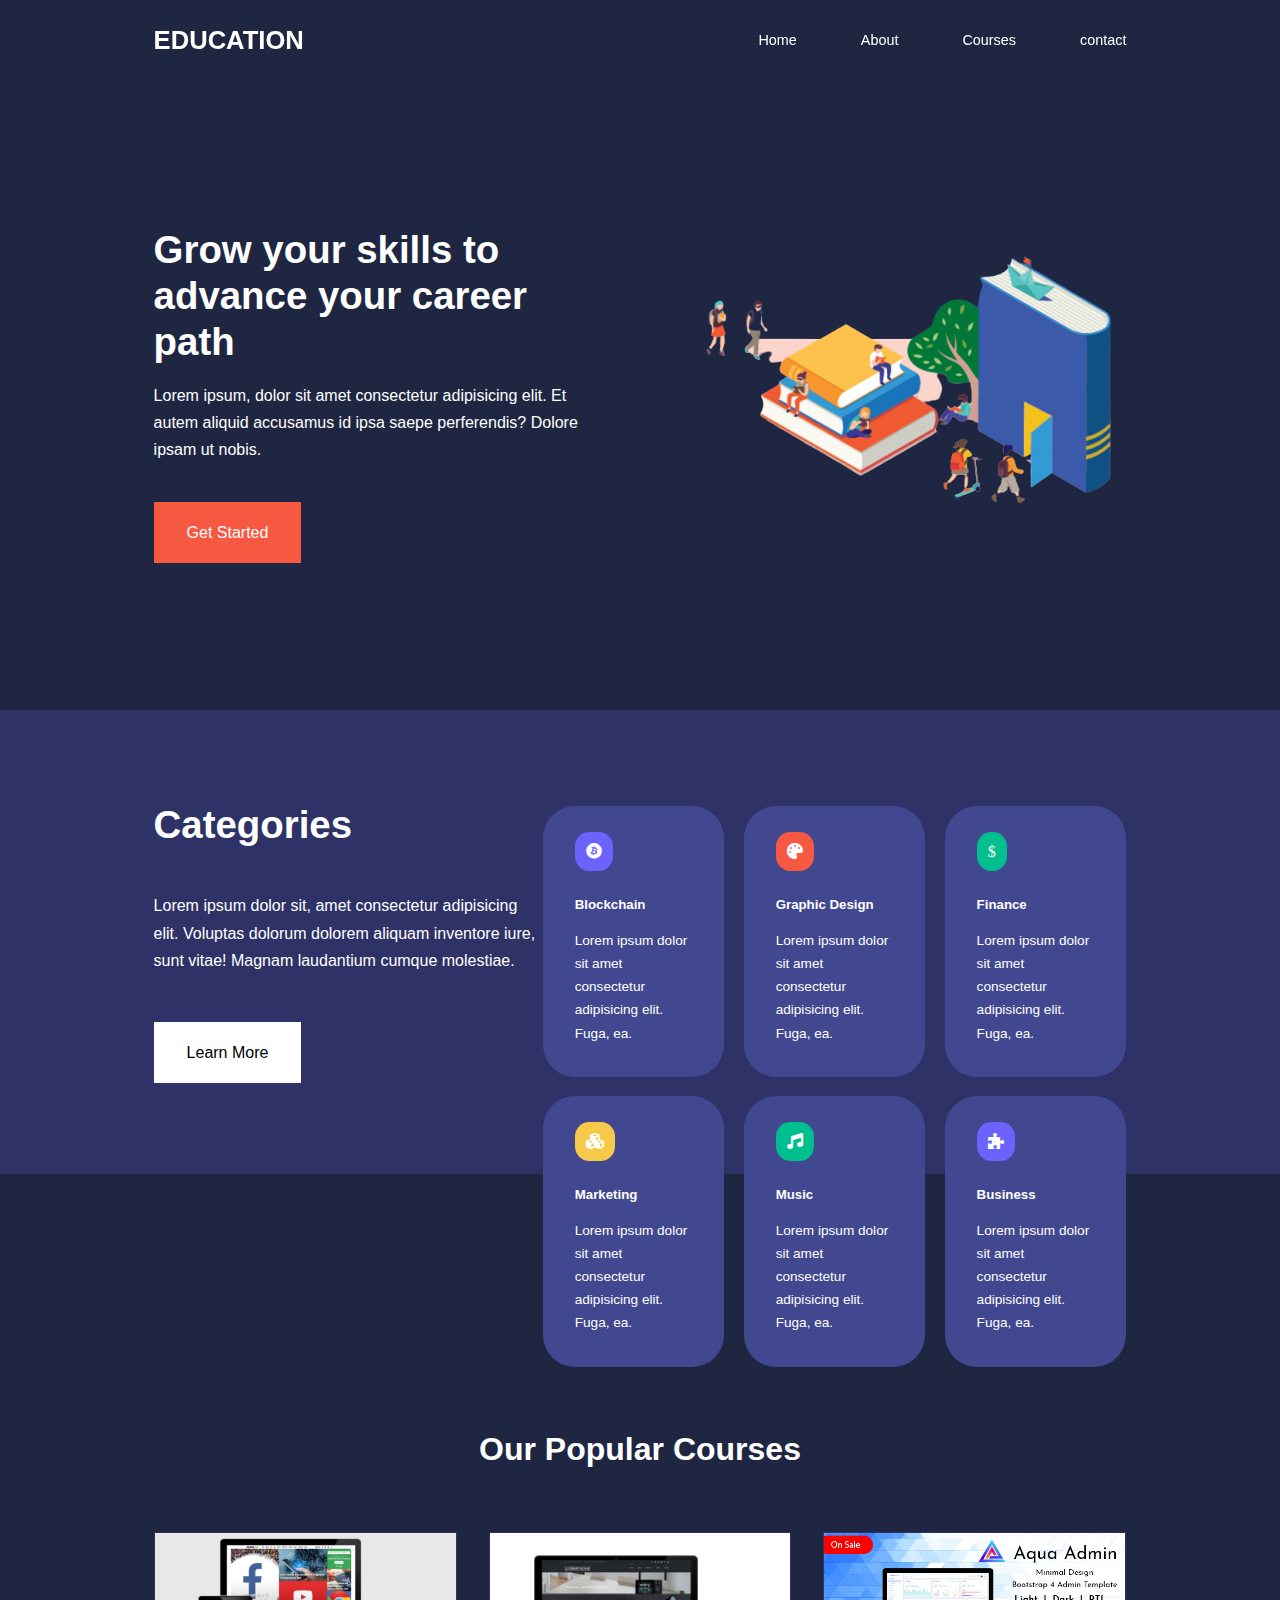
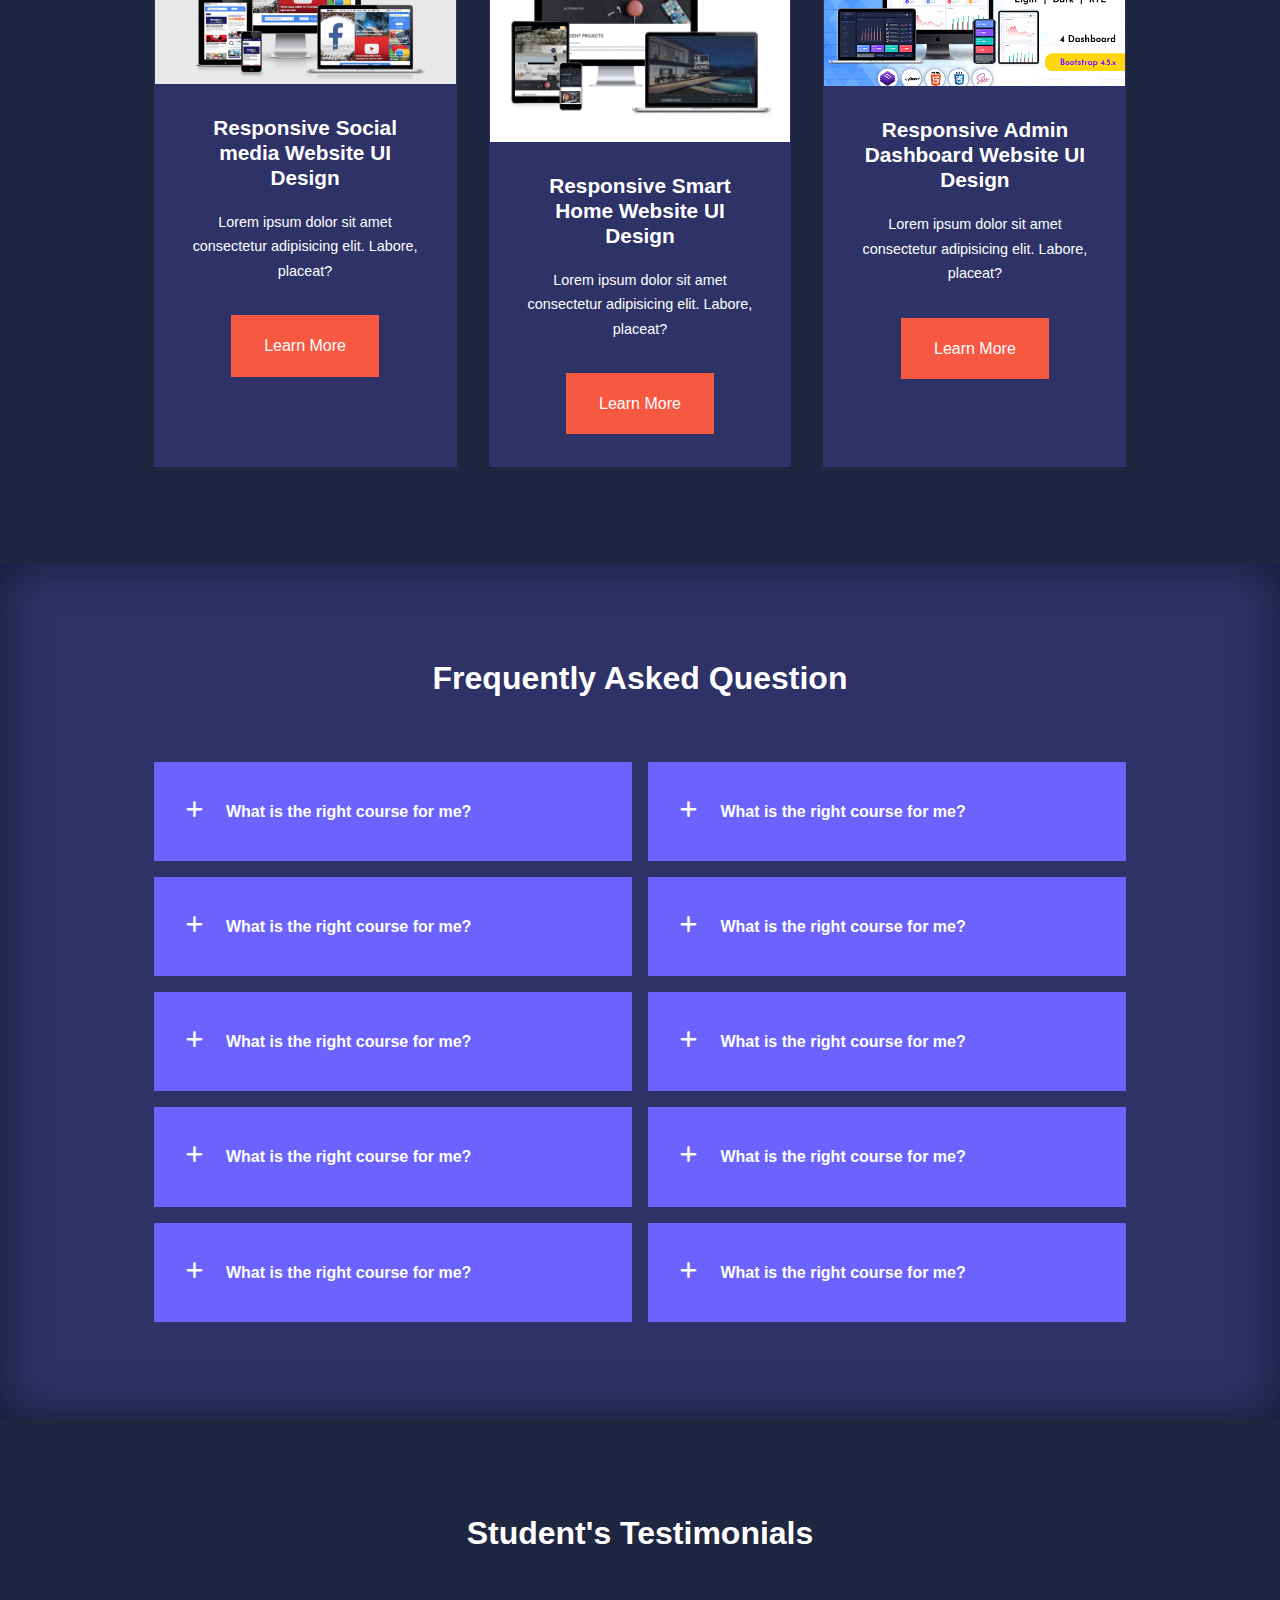
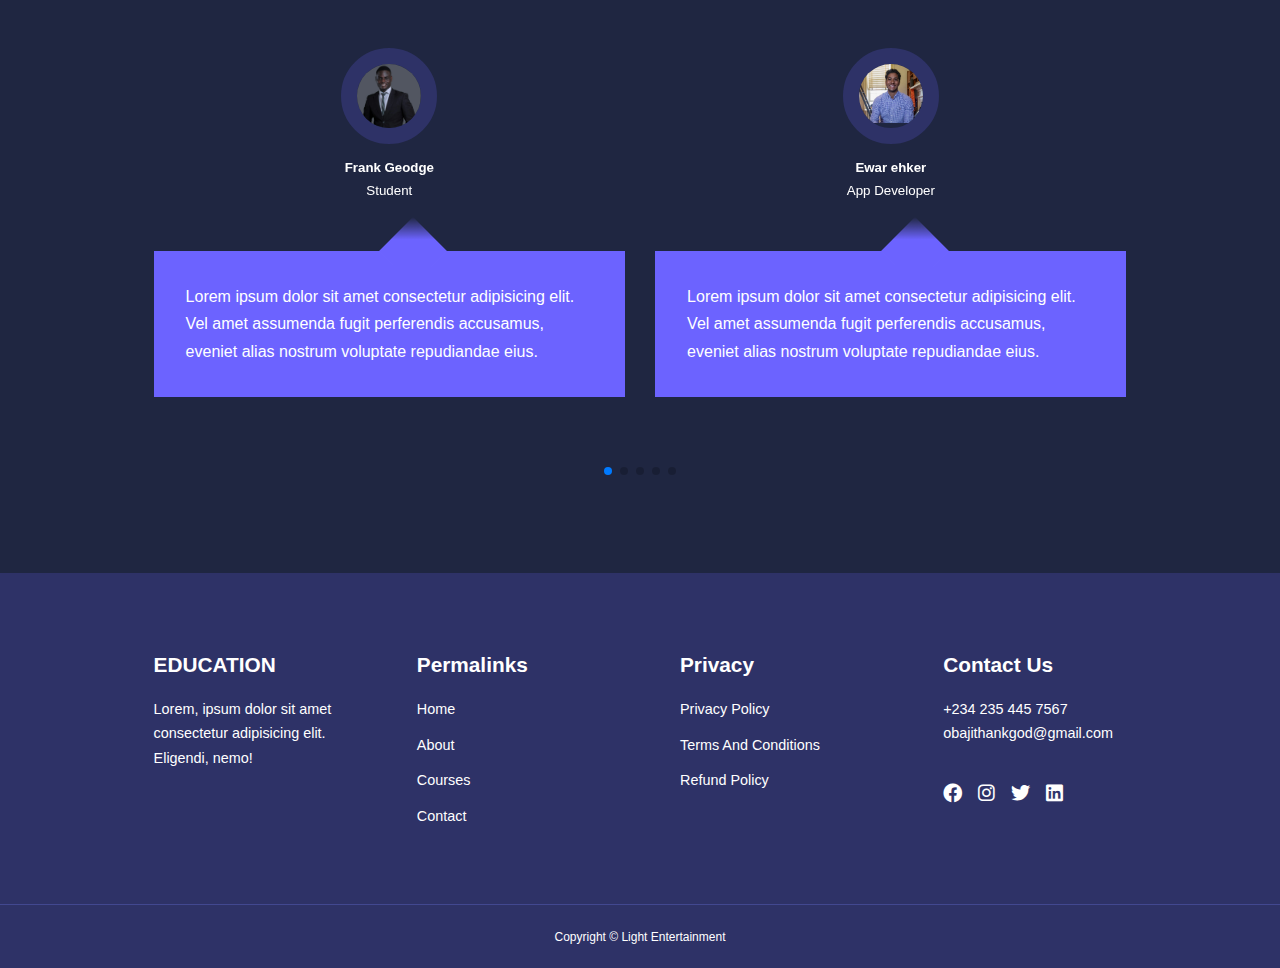
<file: index.html>
<!DOCTYPE html>
<html lang="en">
<head>
    <meta charset="UTF-8">
    <meta http-equiv="X-UA-Compatible" content="IE=edge">
    <meta name="viewport" content="width=device-width, initial-scale=1.0">
    <title> Education </title>


<!-- ----------- Webfonts ----------- -->
    <link rel="stylesheet" href="./css/all.css">

    <!-- =======  Swiper js  ======= -->
    <link rel="stylesheet"href="https://unpkg.com/swiper@8/swiper-bundle.min.css"/>


<!-- --------- google font montserrat----------- -->
    <link rel="stylesheet" href="./css/style.css">

</head>
<body>
    <nav>
        <div class="container nav__container">
            <a href="#"><h3>EDUCATION</h3></a>
            <ul class="nav__menu">
                <li><a href="index.html">Home</a></li>
                <li><a href="about.html">About</a></li>
                <li><a href="courses.html">Courses</a></li>
                <li><a href="contact.html">contact</a></li>

            </ul>
            <button id="open-menu-btn"><i class="fa-solid fa-bars"></i></button>
            <button id="close-menu-btn"><i class="fa-solid fa-xmark"></i></button>
        </div>
    </nav>

<!--x ================ navBar =============== x-->





<!-- ================= Header ===================== -->



<header>
    <div class="container header__container">
        <div class="header__left">
            <h1>Grow your skills to advance your career path</h1>
            <p>Lorem ipsum, dolor sit amet consectetur adipisicing elit. Et autem aliquid accusamus id ipsa saepe perferendis? Dolore ipsam ut nobis.</p>
            <a href="courses.html" class="btn btn-primary">Get Started</a>
        </div>
        <div class="header__right">
            <div class="header__right-image">
                <img src="./assets/bg-image.png" alt="">
            </div>
        </div>
    </div>
</header>
<!--x ================= Header ===================== x-->





<section class="categories">
    <div class="container categories__container">
        <div class="categories__left">
            <h1>Categories</h1>
            <p>Lorem ipsum dolor sit, amet consectetur adipisicing elit. Voluptas dolorum dolorem aliquam inventore iure, sunt vitae! Magnam laudantium cumque molestiae.</p>
            <a href="#" class="btn">Learn More</a>
        </div>
        <div class="categories__right">
            <article class="category">
                <span class="category__icon"><i class="fa-brands fa-bitcoin"></i></span>
                <h5>Blockchain</h5>
                <p>Lorem ipsum dolor sit amet consectetur adipisicing elit. Fuga, ea.</p>
            </article>
    
            <article class="category">
                <span class="category__icon"><i class="fa-solid fa-palette"></i></span>
                <h5>Graphic Design</h5>
                <p>Lorem ipsum dolor sit amet consectetur adipisicing elit. Fuga, ea.</p>
            </article>
    
            <article class="category">
                <span class="category__icon"><i class="fa-regular fa-dollar-sign"></i></span>
                <h5>Finance</h5>
                <p>Lorem ipsum dolor sit amet consectetur adipisicing elit. Fuga, ea.</p>
            </article>
    
            <article class="category">
                <span class="category__icon"><i class="fa-solid fa-cubes"></i></span>
                <h5>Marketing</h5>
                <p>Lorem ipsum dolor sit amet consectetur adipisicing elit. Fuga, ea.</p>
            </article>
    
            <article class="category">
                <span class="category__icon"><i class="fa-solid fa-music"></i></span>
                <h5>Music</h5>
                <p>Lorem ipsum dolor sit amet consectetur adipisicing elit. Fuga, ea.</p>
            </article>
    
            <article class="category">
                <span class="category__icon"><i class="fa-solid fa-puzzle-piece"></i></span>
                <h5>Business</h5>
                <p>Lorem ipsum dolor sit amet consectetur adipisicing elit. Fuga, ea.</p>
            </article>
        </div>
    </div>
</section>
<!--x ================  Category  ================ x-->




<section class="courses">
    <h2> Our Popular Courses</h2>
    <div class="container courses__container">
        <article class="course">
            <div class="course__image">
                <img src="./assets/social-media.png" alt="">
            </div>
           <div class="course__info">
            <h4>Responsive Social media Website UI Design</h4>
            <p>Lorem ipsum dolor sit amet consectetur adipisicing elit. Labore, placeat?</p>
            <a href="#" class="btn btn-primary">Learn More</a>
           </div>
        </article>

        <article class="course">
            <div class="course__image">
                <img src="./assets/smartHome.jpg" alt="">
            </div>
           <div class="course__info">
            <h4>Responsive Smart Home Website UI Design</h4>
            <p>Lorem ipsum dolor sit amet consectetur adipisicing elit. Labore, placeat?</p>
            <a href="#" class="btn btn-primary">Learn More</a>
           </div>
        </article>

        <article class="course">
            <div class="course__image">
                <img src="./assets/admin.png" alt="">
            </div>
           <div class="course__info">
            <h4>Responsive Admin Dashboard Website UI Design</h4>
            <p>Lorem ipsum dolor sit amet consectetur adipisicing elit. Labore, placeat?</p>
            <a href="#" class="btn btn-primary">Learn More</a>
           </div>
        </article>
    </div>
</section>
<!--x =================  Our Courses  ====================== x-->






<section class="faqs">
    <h2>Frequently Asked Question</h2>
    <div class="container faqs__container">
        <article class="faq">
            <div class="faq__icon"><i class="fa-solid fa-plus"></i></div>
            <div class="question__answer">
                <h4>What is the right course for me?</h4>
                <p>Lorem ipsum dolor sit amet consectetur adipisicing elit. Laudantium voluptatibus debitis, necessitatibus ipsa excepturi amet aut veniam deleniti nemo quidem illo dolor velit illum beatae nihil deserunt ratione vitae sed.</p>
            </div>
        </article>

        <article class="faq">
            <div class="faq__icon"><i class="fa-solid fa-plus"></i></div>
            <div class="question__answer">
                <h4>What is the right course for me?</h4>
                <p>Lorem ipsum dolor sit amet consectetur adipisicing elit. Laudantium voluptatibus debitis, necessitatibus ipsa excepturi amet aut veniam deleniti nemo quidem illo dolor velit illum beatae nihil deserunt ratione vitae sed.</p>
            </div>
        </article>

        <article class="faq">
            <div class="faq__icon"><i class="fa-solid fa-plus"></i></div>
            <div class="question__answer">
                <h4>What is the right course for me?</h4>
                <p>Lorem ipsum dolor sit amet consectetur adipisicing elit. Laudantium voluptatibus debitis, necessitatibus ipsa excepturi amet aut veniam deleniti nemo quidem illo dolor velit illum beatae nihil deserunt ratione vitae sed.</p>
            </div>
        </article>

        <article class="faq">
            <div class="faq__icon"><i class="fa-solid fa-plus"></i></div>
            <div class="question__answer">
                <h4>What is the right course for me?</h4>
                <p>Lorem ipsum dolor sit amet consectetur adipisicing elit. Laudantium voluptatibus debitis, necessitatibus ipsa excepturi amet aut veniam deleniti nemo quidem illo dolor velit illum beatae nihil deserunt ratione vitae sed.</p>
            </div>
        </article>

        <article class="faq">
            <div class="faq__icon"><i class="fa-solid fa-plus"></i></div>
            <div class="question__answer">
                <h4>What is the right course for me?</h4>
                <p>Lorem ipsum dolor sit amet consectetur adipisicing elit. Laudantium voluptatibus debitis, necessitatibus ipsa excepturi amet aut veniam deleniti nemo quidem illo dolor velit illum beatae nihil deserunt ratione vitae sed.</p>
            </div>
        </article>

        <article class="faq">
            <div class="faq__icon"><i class="fa-solid fa-plus"></i></div>
            <div class="question__answer">
                <h4>What is the right course for me?</h4>
                <p>Lorem ipsum dolor sit amet consectetur adipisicing elit. Laudantium voluptatibus debitis, necessitatibus ipsa excepturi amet aut veniam deleniti nemo quidem illo dolor velit illum beatae nihil deserunt ratione vitae sed.</p>
            </div>
        </article>

        <article class="faq">
            <div class="faq__icon"><i class="fa-solid fa-plus"></i></div>
            <div class="question__answer">
                <h4>What is the right course for me?</h4>
                <p>Lorem ipsum dolor sit amet consectetur adipisicing elit. Laudantium voluptatibus debitis, necessitatibus ipsa excepturi amet aut veniam deleniti nemo quidem illo dolor velit illum beatae nihil deserunt ratione vitae sed.</p>
            </div>
        </article>

        <article class="faq">
            <div class="faq__icon"><i class="fa-solid fa-plus"></i></div>
            <div class="question__answer">
                <h4>What is the right course for me?</h4>
                <p>Lorem ipsum dolor sit amet consectetur adipisicing elit. Laudantium voluptatibus debitis, necessitatibus ipsa excepturi amet aut veniam deleniti nemo quidem illo dolor velit illum beatae nihil deserunt ratione vitae sed.</p>
            </div>
        </article>

        <article class="faq">
            <div class="faq__icon"><i class="fa-solid fa-plus"></i></div>
            <div class="question__answer">
                <h4>What is the right course for me?</h4>
                <p>Lorem ipsum dolor sit amet consectetur adipisicing elit. Laudantium voluptatibus debitis, necessitatibus ipsa excepturi amet aut veniam deleniti nemo quidem illo dolor velit illum beatae nihil deserunt ratione vitae sed.</p>
            </div>
        </article>

        <article class="faq">
            <div class="faq__icon"><i class="fa-solid fa-plus"></i></div>
            <div class="question__answer">
                <h4>What is the right course for me?</h4>
                <p>Lorem ipsum dolor sit amet consectetur adipisicing elit. Laudantium voluptatibus debitis, necessitatibus ipsa excepturi amet aut veniam deleniti nemo quidem illo dolor velit illum beatae nihil deserunt ratione vitae sed.</p>
            </div>
        </article>
    </div>
</section>
<!--xx ================== Faqs =================== xx-->




<!-- ================== Testimonial ================== -->



<section class="container testimonials__container mySwiper">
    <h2>Student's Testimonials</h2>
    <div class="swiper-wrapper">
        <article class="testimonial swiper-slide">
            <div class="avatar">
                <img src="./assets/testimonial/avatar0001.jpg" alt="">
            </div>
            <div class="testimonial__info">
                <h5>Frank Geodge </h5>
                <small>Student</small>
            </div>
            <div class="testimonial__body">
                <p>
                    Lorem ipsum dolor sit amet consectetur adipisicing elit. Vel amet assumenda fugit perferendis accusamus, eveniet alias nostrum voluptate repudiandae eius.
                </p>
            </div>
        </article>

        <article class="testimonial swiper-slide">
            <div class="avatar">
                <img src="./assets/testimonial/avatar0003.jpg" alt="">
            </div>
            <div class="testimonial__info">
                <h5>Ewar ehker</h5>
                <small>App Developer</small>
            </div>
            <div class="testimonial__body">
                <p>
                    Lorem ipsum dolor sit amet consectetur adipisicing elit. Vel amet assumenda fugit perferendis accusamus, eveniet alias nostrum voluptate repudiandae eius.
                </p>
            </div>
        </article>

        <article class="testimonial swiper-slide">
            <div class="avatar">
                <img src="./assets/testimonial/avatar0005.jpg" alt="">
            </div>
            <div class="testimonial__info">
                <h5>sarah John</h5>
                <small>Graphics Designer</small>
            </div>
            <div class="testimonial__body">
                <p>
                    Lorem ipsum dolor sit amet consectetur adipisicing elit. Vel amet assumenda fugit perferendis accusamus, eveniet alias nostrum voluptate repudiandae eius.
                </p>
            </div>
        </article>

        <article class="testimonial swiper-slide">
            <div class="avatar">
                <img src="./assets/testimonial/avatar001.jpg" alt="">
            </div>
            <div class="testimonial__info">
                <h5>Fox Duke</h5>
                <small>App Developer</small>
            </div>
            <div class="testimonial__body">
                <p>
                    Lorem ipsum dolor sit amet consectetur adipisicing elit. Vel amet assumenda fugit perferendis accusamus, eveniet alias nostrum voluptate repudiandae eius.
                </p>
            </div>
        </article>

        <article class="testimonial swiper-slide">
            <div class="avatar">
                <img src="./assets/testimonial/avatar002.jpeg" alt="">
            </div>
            <div class="testimonial__info">
                <h5>Erick smith</h5>
                <small>Web Developer</small>
            </div>
            <div class="testimonial__body">
                <p>
                    Lorem ipsum dolor sit amet consectetur adipisicing elit. Vel amet assumenda fugit perferendis accusamus, eveniet alias nostrum voluptate repudiandae eius.
                </p>
            </div>
        </article>

        <article class="testimonial swiper-slide">
            <div class="avatar">
                <img src="./assets/testimonial/avatar0006.jpg" alt="">
            </div>
            <div class="testimonial__info">
                <h5>Dan Lia</h5>
                <small>Student</small>
            </div>
            <div class="testimonial__body">
                <p>
                    Lorem ipsum dolor sit amet consectetur adipisicing elit. Vel amet assumenda fugit perferendis accusamus, eveniet alias nostrum voluptate repudiandae eius.
                </p>
            </div>
        </article>
    </div>
    <div class="swiper-pagination"></div>
</section>
<!-- xx=============== Testimonia ================= xx-->




<!-- ================ Footer   ================== -->

<footer>
    <div class="container footer__container">
        <div class="footer__1">
            <a href="#" class="footer__logo"><h4>EDUCATION</h4></a>
            Lorem, ipsum dolor sit amet consectetur adipisicing elit. Eligendi, nemo!
        </div>
        <div class="footer__2">
            <h4>Permalinks</h4>
            <ul class="permalinks">
                <li><a href="index.html">Home</a></li>
                <li><a href="about.html">About</a></li>
                <li><a href="courses.html">Courses</a></li>
                <li><a href="contact.html"> Contact</a></li>
            </ul>
        </div>
        <div class="footer__3">
            <h4>Privacy</h4>
            <ul class="privacy">
                <li><a href="#">Privacy Policy</a></li>
                <li><a href="#">Terms And Conditions</a></li>
                <li><a href="#">Refund Policy</a></li>
            </ul>
        </div>
        <div class="footer__4">
            <h4>Contact Us</h4>
            <div>
                <p>+234 235 445 7567</p>
                <p>obajithankgod@gmail.com</p>
            </div>
            <ul class="footer__socials">
                <li>
                    <a href="#"><i class="fa-brands fa-facebook"></i></a>
                </li>
                <li>
                    <a href="#"><i class="fa-brands fa-instagram"></i></a>
                </li>
                <li>
                    <a href="#"><i class="fa-brands fa-twitter"></i></a>
                </li>
                <li>
                    <a href="#"><i class="fa-brands fa-linkedin"></i></a>
                </li>
            </ul>
        </div>
       
    </div>
     <div class="footer__copyright">
            <small>Copyright &copy; Light Entertainment </small>
        </div>
</footer>
<!-- == xx ============== Footer   ================ xx == -->






<script src="https://unpkg.com/swiper@8/swiper-bundle.min.js"></script>
<script src="./js/index.js"></script>

<!-- ======= swiper js code ======== -->
<script>
     var swiper = new Swiper(".mySwiper", {
        slidesPerView: 1,
        spaceBetween: 30,
        pagination: {
          el: ".swiper-pagination",
          clickable: true,
        },

        // When window width is >= 600px

        breakpoints: {
            600: {
                slidesPerView: 2,
            }
        }
      });
</script>
</body>
</html>
</file>
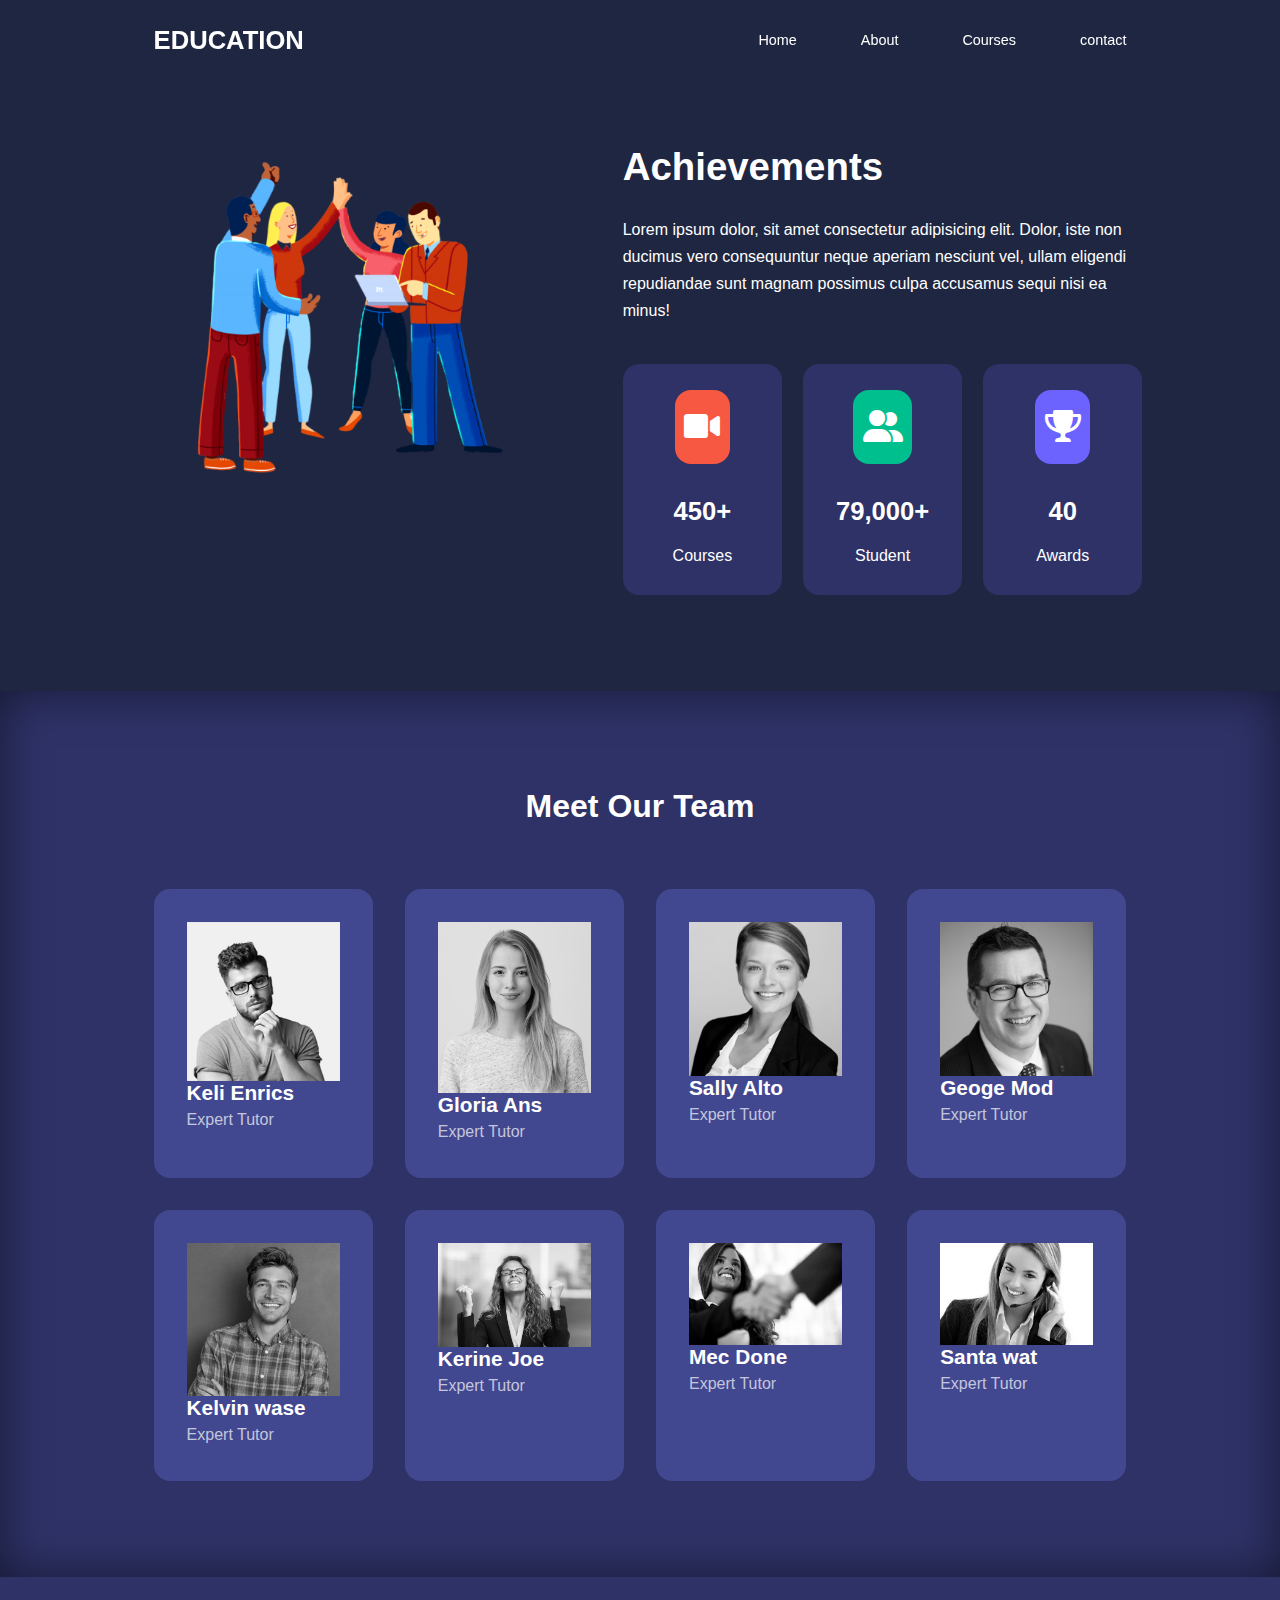
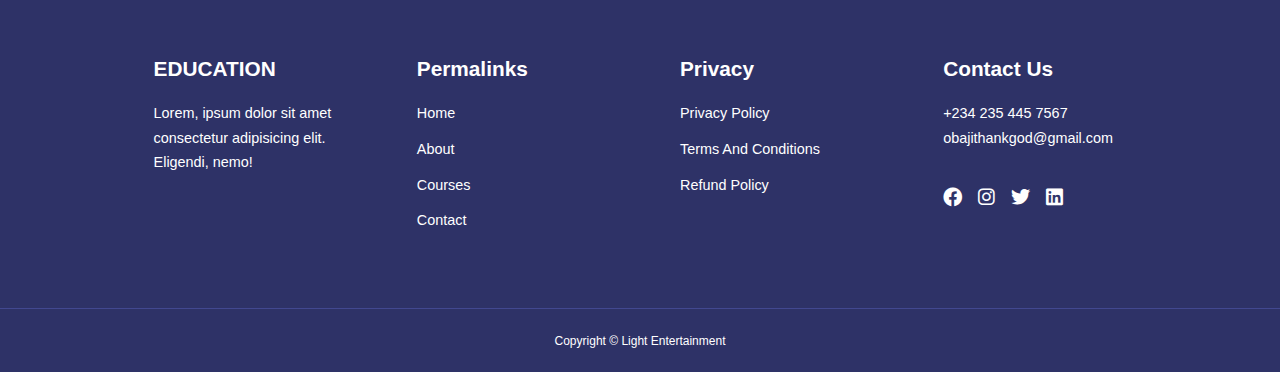
<file: about.html>
<!DOCTYPE html>
<html lang="en">
<head>
    <meta charset="UTF-8">
    <meta http-equiv="X-UA-Compatible" content="IE=edge">
    <meta name="viewport" content="width=device-width, initial-scale=1.0">
    <title>Document</title>
</head>
<link rel="stylesheet" href="./css/style.css">
<link rel="stylesheet" href="./css/about.css">


<!-- --------- google font montserrat----------- -->

<link rel="stylesheet" href="./css/all.css">
<body>
    <nav>
        <div class="container nav__container">
            <a href="#"><h3>EDUCATION</h3></a>
            <ul class="nav__menu">
                <li><a href="index.html">Home</a></li>
                <li><a href="about.html">About</a></li>
                <li><a href="courses.html">Courses</a></li>
                <li><a href="contact.html">contact</a></li>

            </ul>
            <button id="open-menu-btn"><i class="fa-solid fa-bars"></i></button>
            <button id="close-menu-btn"><i class="fa-solid fa-xmark"></i></button>
        </div>
    </nav>

<!--x ================ navBar =============== x-->



<section class="about__achievement">
    <div class="container about__achievement__container">
        <div class="about__achievement__left">
            <img src="./assets/achievement/achievement.png" alt="">
        </div>
        <div class="about__achievement__right">
            <h1>Achievements</h1>
            <p>
                Lorem ipsum dolor, sit amet consectetur adipisicing elit. Dolor, iste non ducimus vero consequuntur neque aperiam nesciunt vel, ullam eligendi repudiandae sunt magnam possimus culpa accusamus sequi nisi ea minus!
            </p>
            <div class="achievements__cards">
                <article class="achievement__card">
                    <span class="achievement__icon">
                        <i class="fa-solid fa-video"></i>
                    </span>
                    <h3>450+</h3>
                    <p>Courses</p>
                </article>
                <article class="achievement__card">
                    <span class="achievement__icon">
                        <i class="fa-solid fa-user-group"></i>
                    </span>
                    <h3>79,000+</h3>
                    <p>Student</p>
                </article>
                <article class="achievement__card">
                    <span class="achievement__icon">
                        <i class="fa-solid fa-trophy"></i>
                    </span>
                    <h3>40</h3>
                    <p>Awards</p>
                </article>
            </div>
        </div>
    </div>
</section>
<!-- = xx ========  Achievement  =========== xx = -->






<section class="team">
    <h2>Meet Our Team</h2>
    <div class="container team__container">
        <article class="team__member">
            <div class="team__member__image">
                <img src="./assets/team-members/Team-memeber1.png" alt="">
            </div>
            <div class="team__member__info">
                <h4>Keli Enrics</h4>
                <p>Expert Tutor</p>
            </div>
            <div class="team__member__socials">
                <a href="https://instagram.com" target="_blank"><i class="fa-brands fa-instagram"></i></a>
                <a href="https://twitter.com" target="_blank"><i class="fa-brands fa-twitter"></i></a>
                <a href="https://linkedin.com" target="_blank"><i class="fa-brands fa-linkedin"></i></a>
            </div>
        </article>

        <article class="team__member">
            <div class="team__member__image">
                <img src="./assets/team-members/team-member-2.jpg" alt="">
            </div>
            <div class="team__member__info">
                <h4>Gloria Ans</h4>
                <p>Expert Tutor</p>
            </div>
            <div class="team__member__socials">
                <a href="https://instagram.com" target="_blank"><i class="fa-brands fa-instagram"></i></a>
                <a href="https://twitter.com" target="_blank"><i class="fa-brands fa-twitter"></i></a>
                <a href="https://linkedin.com" target="_blank"><i class="fa-brands fa-linkedin"></i></a>
            </div>
        </article>

        <article class="team__member">
            <div class="team__member__image">
                <img src="./assets/team-members/team-member-3.jpg" alt="">
            </div>
            <div class="team__member__info">
                <h4>Sally Alto</h4>
                <p>Expert Tutor</p>
            </div>
            <div class="team__member__socials">
                <a href="https://instagram.com" target="_blank"><i class="fa-brands fa-instagram"></i></a>
                <a href="https://twitter.com" target="_blank"><i class="fa-brands fa-twitter"></i></a>
                <a href="https://linkedin.com" target="_blank"><i class="fa-brands fa-linkedin"></i></a>
            </div>
        </article>

        <article class="team__member">
            <div class="team__member__image">
                <img src="./assets/team-members/team-member-4.jpg" alt="">
            </div>
            <div class="team__member__info">
                <h4>Geoge Mod</h4>
                <p>Expert Tutor</p>
            </div>
            <div class="team__member__socials">
                <a href="https://instagram.com" target="_blank"><i class="fa-brands fa-instagram"></i></a>
                <a href="https://twitter.com" target="_blank"><i class="fa-brands fa-twitter"></i></a>
                <a href="https://linkedin.com" target="_blank"><i class="fa-brands fa-linkedin"></i></a>
            </div>
        </article>

        <article class="team__member">
            <div class="team__member__image">
                <img src="./assets/team-members/team-member-5.jpg" alt="">
            </div>
            <div class="team__member__info">
                <h4>Kelvin wase</h4>
                <p>Expert Tutor</p>
            </div>
            <div class="team__member__socials">
                <a href="https://instagram.com" target="_blank"><i class="fa-brands fa-instagram"></i></a>
                <a href="https://twitter.com" target="_blank"><i class="fa-brands fa-twitter"></i></a>
                <a href="https://linkedin.com" target="_blank"><i class="fa-brands fa-linkedin"></i></a>
            </div>
        </article>

        <article class="team__member">
            <div class="team__member__image">
                <img src="./assets/team-members/team-member-6.jpg" alt="">
            </div>
            <div class="team__member__info">
                <h4>Kerine Joe</h4>
                <p>Expert Tutor</p>
            </div>
            <div class="team__member__socials">
                <a href="https://instagram.com" target="_blank"><i class="fa-brands fa-instagram"></i></a>
                <a href="https://twitter.com" target="_blank"><i class="fa-brands fa-twitter"></i></a>
                <a href="https://linkedin.com" target="_blank"><i class="fa-brands fa-linkedin"></i></a>
            </div>
        </article>

        <article class="team__member">
            <div class="team__member__image">
                <img src="./assets/team-members/team-member-7.jpg" alt="">
            </div>
            <div class="team__member__info">
                <h4>Mec Done</h4>
                <p>Expert Tutor</p>
            </div>
            <div class="team__member__socials">
                <a href="https://instagram.com" target="_blank"><i class="fa-brands fa-instagram"></i></a>
                <a href="https://twitter.com" target="_blank"><i class="fa-brands fa-twitter"></i></a>
                <a href="https://linkedin.com" target="_blank"><i class="fa-brands fa-linkedin"></i></a>
            </div>
        </article>

        <article class="team__member">
            <div class="team__member__image">
                <img src="./assets/team-members/team-member-8.jpg" alt="">
            </div>
            <div class="team__member__info">
                <h4>Santa  wat</h4>
                <p>Expert Tutor</p>
            </div>
            <div class="team__member__socials">
                <a href="https://instagram.com" target="_blank"><i class="fa-brands fa-instagram"></i></a>
                <a href="https://twitter.com" target="_blank"><i class="fa-brands fa-twitter"></i></a>
                <a href="https://linkedin.com" target="_blank"><i class="fa-brands fa-linkedin"></i></a>
            </div>
        </article>
    </div>
</section>








<!-- ================ Footer   ================== -->

<footer>
    <div class="container footer__container">
        <div class="footer__1">
            <a href="#" class="footer__logo"><h4>EDUCATION</h4></a>
            Lorem, ipsum dolor sit amet consectetur adipisicing elit. Eligendi, nemo!
        </div>
        <div class="footer__2">
            <h4>Permalinks</h4>
            <ul class="permalinks">
                <li><a href="index.html">Home</a></li>
                <li><a href="about.html">About</a></li>
                <li><a href="courses.html">Courses</a></li>
                <li><a href="contact.html"> Contact</a></li>
            </ul>
        </div>
        <div class="footer__3">
            <h4>Privacy</h4>
            <ul class="privacy">
                <li><a href="#">Privacy Policy</a></li>
                <li><a href="#">Terms And Conditions</a></li>
                <li><a href="#">Refund Policy</a></li>
            </ul>
        </div>
        <div class="footer__4">
            <h4>Contact Us</h4>
            <div>
                <p>+234 235 445 7567</p>
                <p>obajithankgod@gmail.com</p>
            </div>
            <ul class="footer__socials">
                <li>
                    <a href="#"><i class="fa-brands fa-facebook"></i></a>
                </li>
                <li>
                    <a href="#"><i class="fa-brands fa-instagram"></i></a>
                </li>
                <li>
                    <a href="#"><i class="fa-brands fa-twitter"></i></a>
                </li>
                <li>
                    <a href="#"><i class="fa-brands fa-linkedin"></i></a>
                </li>
            </ul>
        </div>
       
    </div>
     <div class="footer__copyright">
            <small>Copyright &copy; Light Entertainment </small>
        </div>
</footer>
<!-- == xx ============== Footer   ================ xx == -->






    <script src="./js/index.js"></script>
</body>
</html>
</file>
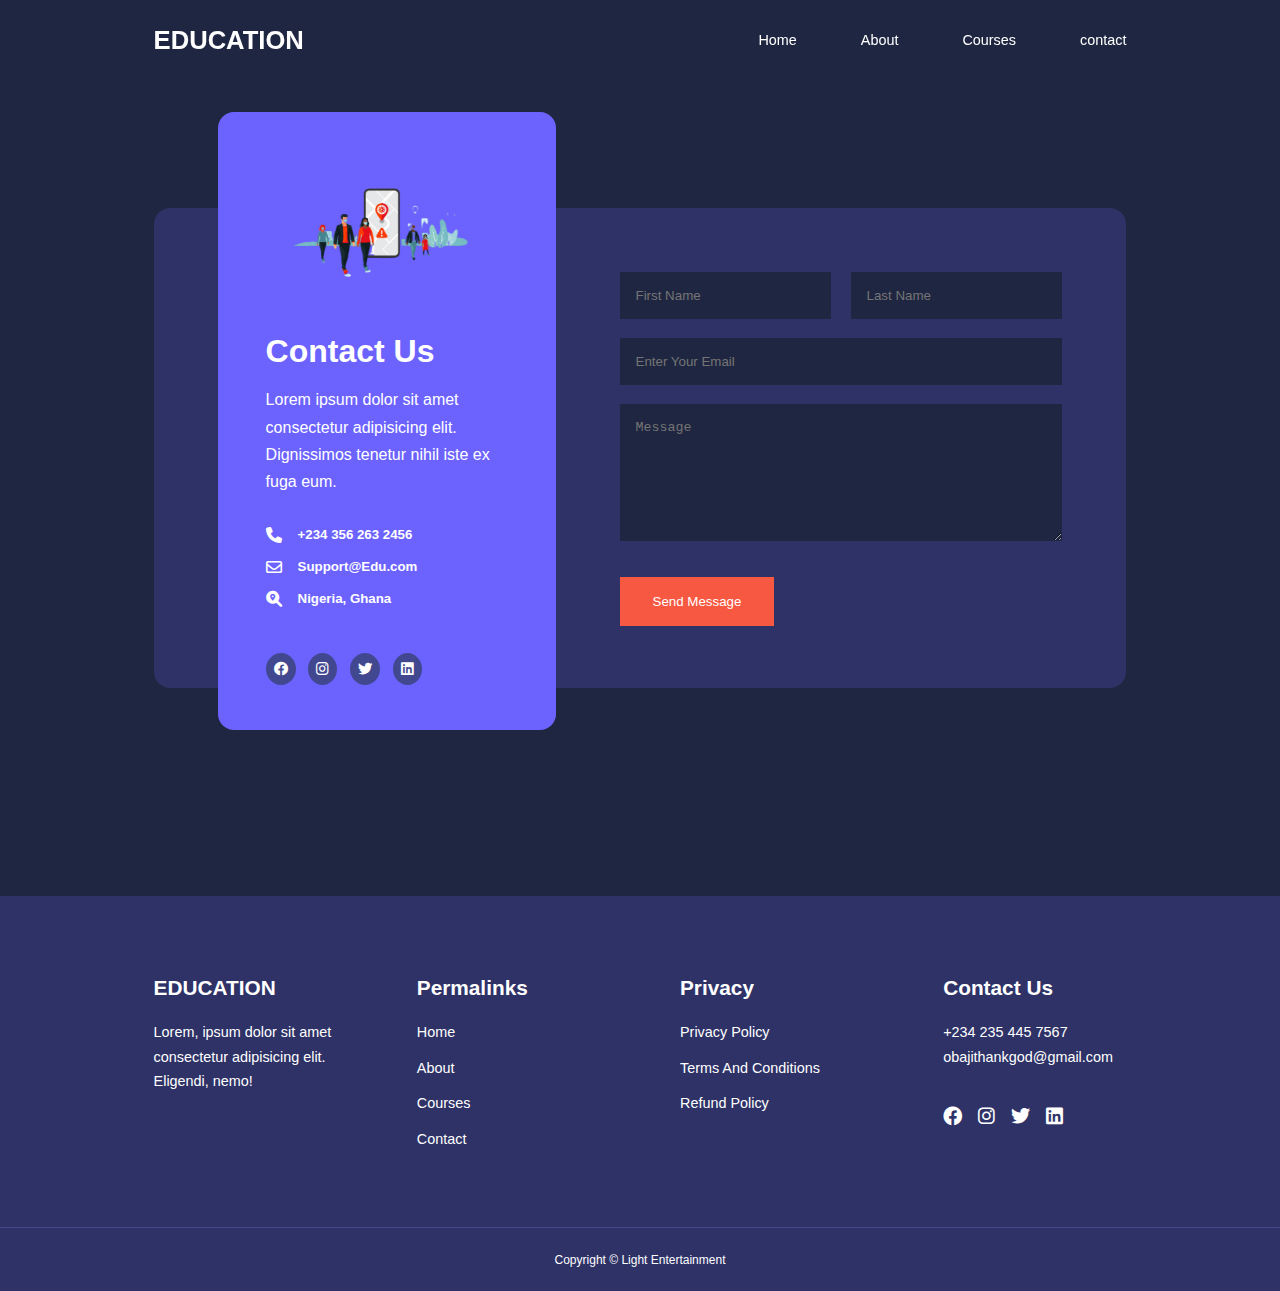
<file: contact.html>
<!DOCTYPE html>
<html lang="en">
<head>
    <meta charset="UTF-8">
    <meta http-equiv="X-UA-Compatible" content="IE=edge">
    <meta name="viewport" content="width=device-width, initial-scale=1.0">
    <title>Document</title>
</head>
<link rel="stylesheet" href="./css/style.css">
<link rel="stylesheet" href="./css/contact.css">


<!-- --------- google font montserrat----------- -->

<link rel="stylesheet" href="./css/all.css">
<body>
    <nav>
        <div class="container nav__container">
            <a href="#"><h3>EDUCATION</h3></a>
            <ul class="nav__menu">
                <li><a href="index.html">Home</a></li>
                <li><a href="about.html">About</a></li>
                <li><a href="courses.html">Courses</a></li>
                <li><a href="contact.html">contact</a></li>

            </ul>
            <button id="open-menu-btn"><i class="fa-solid fa-bars"></i></button>
            <button id="close-menu-btn"><i class="fa-solid fa-xmark"></i></button>
        </div>
    </nav>

<!--x ================ navBar =============== x-->


<section class="contact">
    <div class="container contact__container">
        <aside class="contact__aside">
            <div class="aside__image">
                <img src="./assets/contact-image/img-contact2.png" alt="">
            </div>
            <h2>Contact Us</h2>
            <p>Lorem ipsum dolor sit amet consectetur adipisicing elit. Dignissimos tenetur nihil iste ex fuga eum.</p>
            <ul class="contact__details">
                <li>
                    <i class="fa-solid fa-phone"></i>
                    <h5>+234 356 263 2456</h5>
                </li>
                <li>
                    <i class="fa-regular fa-envelope"></i>
                    <h5>Support@Edu.com</h5>
                </li>
                <li>
                    <i class="fa-solid fa-magnifying-glass-location"></i>
                    <h5>Nigeria, Ghana</h5>
                </li>
            </ul>
            <ul class="contact__socials">
                <li>
                    <a href="https://facebook.com"><i class="fa-brands fa-facebook"></i></a>
                </li>
                <li>
                    <a href="https://instagram.com"><i class="fa-brands fa-instagram"></i></a>
                </li>
                <li>
                    <a href="https://twitter.com"><i class="fa-brands fa-twitter"></i></a>
                </li>
                <li>
                    <a href="https://linked.com"><i class="fa-brands fa-linkedin"></i></a>
                </li>
            </ul>
        </aside>



        <form action="https://formspree.io/f/mjvlpdyg" method="POST" class="contact__form">
            <div class="form__name">
                <input type="text" name="First Name" placeholder="First Name" required>
                <input type="text" name="Last Name" placeholder="Last Name" required>
            </div>
            <input type="email" name="Email Address" placeholder="Enter Your Email" required>
            <textarea name="message" rows="7" placeholder="Message" required></textarea>
            <button type="submit" class="btn btn-primary "> Send Message</button>
        </form>
    </div>
</section>


























<!-- ================ Footer   ================== -->

<footer>
    <div class="container footer__container">
        <div class="footer__1">
            <a href="#" class="footer__logo"><h4>EDUCATION</h4></a>
            Lorem, ipsum dolor sit amet consectetur adipisicing elit. Eligendi, nemo!
        </div>
        <div class="footer__2">
            <h4>Permalinks</h4>
            <ul class="permalinks">
                <li><a href="index.html">Home</a></li>
                <li><a href="about.html">About</a></li>
                <li><a href="courses.html">Courses</a></li>
                <li><a href="contact.html"> Contact</a></li>
            </ul>
        </div>
        <div class="footer__3">
            <h4>Privacy</h4>
            <ul class="privacy">
                <li><a href="#">Privacy Policy</a></li>
                <li><a href="#">Terms And Conditions</a></li>
                <li><a href="#">Refund Policy</a></li>
            </ul>
        </div>
        <div class="footer__4">
            <h4>Contact Us</h4>
            <div>
                <p>+234 235 445 7567</p>
                <p>obajithankgod@gmail.com</p>
            </div>
            <ul class="footer__socials">
                <li>
                    <a href="#"><i class="fa-brands fa-facebook"></i></a>
                </li>
                <li>
                    <a href="#"><i class="fa-brands fa-instagram"></i></a>
                </li>
                <li>
                    <a href="#"><i class="fa-brands fa-twitter"></i></a>
                </li>
                <li>
                    <a href="#"><i class="fa-brands fa-linkedin"></i></a>
                </li>
            </ul>
        </div>
       
    </div>
     <div class="footer__copyright">
            <small>Copyright &copy; Light Entertainment </small>
        </div>
</footer>
<!-- == xx ============== Footer   ================ xx == -->






    <script src="./js/index.js"></script>
</body>
</html>
</file>
<file: css/style.css>
*{
    padding: 0;
    margin: 0;
    border: 0;
    outline: 0;
    text-decoration: none;
    list-style: none;
    box-sizing: border-box;
}
:root {
    --color-primary:#6c63ff;
    --color-success:#00bf8e;
    --color-warning:#f7c94b;
    --color-danger:#f75842;
    --color-danger-variant: rgba(247, 88, 66, 0.4);
    --color-white:#fff;
    --color-light:rgba(255, 255, 255, 0.7);
    --color-black:#000;
    --color-bg:#1f2641;
    --color-bg1:#2e3267;
    --color-bg2:#424890;

    --container-width-lg: 76%;
    --container-width-md: 90%;
    --container-width-sm: 94%;

    --transition: all 400ms ease;


}
body {
    font-family: 'Montserrat', sans-serif;
    line-height: 1.7;
    color: var(--color-white);
    background: var(--color-bg);
}
.container {
    width: var(--container-width-lg);
    margin: 0 auto;
}
section {
    padding: 6rem 0;
}
section h2 {
    text-align: center;
    margin-bottom: 4rem;
}
h1, h2, h3, h4, h5 {
    line-height: 1.2;
}
h1 {
    font-size: 2.4rem;
}
h2 {
    font-size: 2rem;
}
h3 {
    font-size: 1.6rem;
}
h4 {
    font-size: 1.3rem;
}
a {
    color: var(--color-white);
}
img {
    width: 100%;
    display: block;
    object-fit: cover;
}
.btn {
    display: inline-block;
    background: var(--color-white);
    color: var(--color-black);
    padding: 1rem 2rem;
    border: 1px solid transparent;
    font-weight: 500;
    transition: var(--transition);
}
.btn:hover {
    background: transparent;
    color: var(--color-white);
    border-color: var(--color-white);
}
.btn-primary {
    background: var(--color-danger);
    color: var(--color-white);
}

/* ============== NavBar =============== */

nav {
    background: transparent;
    width: 100vw;
    height: 5rem;
    position: fixed;
    top: 0;
    z-index: 11;

}

/* change the navbar style on scroll using js */

.window-scroll {
    background: var(--color-primary);
    box-shadow: 0 1rem 2rem rgba(0, 0, 0, 0.2);
}
.nav__container {
    height: 5rem;
    display: flex;
    justify-content: space-between;
    align-items: center;
}
nav button {
    display: none;
}
.nav__menu {
    display: flex;
    align-items: center;
    gap: 4rem;
}
.nav__menu a {
    font-size: 0.9rem;
    transition: var(--transition)
}
.nav__menu a:hover {
    color: var(--color-bg2);
}

/* ==x========== NavBar =============x== */

/* ============= Header =============== */

header {
    position: relative;
    top: 5rem;
    overflow: hidden;
    height: 70vh;
    margin-bottom: 5rem;
}
.header__container {
    display: grid;
    grid-template-columns: 1fr 1fr;
    align-items: center;
    gap: 5rem;
    height: 100%;
}
.header__left p {
    margin: 1rem 0 2.4rem;
}
/* ==x=========== Header =============x== */

/* ============= Categories =============== */

.categories {
    background: var(--color-bg1);
    height: 29rem;

}
.categories h1 {
    line-height: 1;
    margin-bottom: 3rem;
}
.categories__container {
    display: grid;
    grid-template-columns: 40% 60%;
}
.categories__left p {
    margin: 1rem 0 3rem;
}
.categories__right {
    display: grid;
    grid-template-columns: repeat(3, 1fr);
    gap: 1.2rem;
}
.category {
    background: var(--color-bg2);
    padding: 2rem;
    border-radius: 2rem;
    transition: var(--transition);
}
.category:hover {
    box-shadow: 0 3rem 3rem rgba(0, 0, 0, 0.3);
    z-index: 1;

}
.category:nth-child(2) .category__icon {
    background: var(--color-danger);
}
.category:nth-child(3) .category__icon {
    background: var(--color-success);
}
.category:nth-child(4) .category__icon {
    background: var(--color-warning);
}
.category:nth-child(5) .category__icon {
    background: var(--color-success);
}
.category:nth-child(6) .category__icon {
    background: var(--color-primary);
}
.category__icon {
    background: var(--color-primary);
    padding: 0.7rem;
    border-radius: 0.9rem;
}
.category h5 {
    margin: 2rem 0 1rem;
}
.category p {
    font-size: 0.85rem;
}

/* ==x=========== Categories =============x== */


/* ============= popular course =============== */

.courses {
    margin-top: 10rem;
}
.courses__container {
    display: grid;
    grid-template-columns: repeat(3, 1fr);
    gap: 2rem;
   
}
.course {
    background: var(--color-bg1);
    text-align: center;
    border: 1px solid transparent;
    transition: var(--transition);
    
}
.course:hover {
    background: transparent;
    border-color: var(--color-primary);
}
.course__info {
    padding: 2rem;
}
.course__info p {
    margin: 1.2rem 0 2rem;
    font-size: 0.9rem;

}
/* ==x=========== popular course =============x== */



/* ============= FAGS =============== */

.faqs {
    background: var(--color-bg1);
    box-shadow: inset 0 0 3rem rgba(0, 0, 0, 0.5);

}
.faqs__container {
    display: grid;
    grid-template-columns: 1fr 1fr;
    gap: 1rem;
}
.faq {
    padding: 2rem;
    display: flex;
    align-items: center;
    gap:1.4rem;
    height:fit-content;
    background:var(--color-primary);
    cursor: pointer;
}
.faq h4 {
    font-size: 1rem;
    line-height: 2.2;

}
.faq__icon{
    align-self: flex-start;
    font-size: 1.2rem;
}
.faq p {
    margin-top: 0.8rem;
    display: none;

}
.faq.open p {
    display: block;
}
/* ==x=========== FAGS =============x== */


/* ============= Testimonial =============== */

.testimonials__container {
    overflow-x: hidden;
    position: relative;
    margin-bottom: 5rem;
}
.testimonial {
    padding-top: 2rem;
}
.avatar {
    width: 6rem;
    height: 6rem;
    border-radius: 50%;
    overflow: hidden;
    margin: 0 auto 1rem;
    border: 1rem solid var(--color-bg1)
}
.testimonial__info {
    text-align: center;
}
.testimonial__body{
    background: var(--color-primary);
    padding: 2rem;
    margin-top: 3rem;
    position: relative;
}
.testimonial__body::before {
    content: "";
    display: block;
    background: linear-gradient(135deg, transparent, 
    var(--color-primary),
    var(--color-primary),
    var(--color-primary)
     );
    width: 3rem;
    height: 3rem;
    position: absolute;
    left: 50%;
    top: -1.5rem;
    transform: rotate(45deg);

}
/* ==xx=========== Testimonial =============xx== */

/* ============== footer =============== */
footer {
    background: var(--color-bg1);
    padding-top: 5rem;
    font-size: 0.9rem;
}
.footer__container {
    display: grid;
    grid-template-columns: repeat(4, 1fr);
    gap: 5rem;

}
.footer__container > div h4 {
    margin-bottom: 1.2rem;
}
.footer__1 p {
    margin: 0 0 2rem;
}
footer ul li {
    margin-bottom: 0.7rem;
}
footer ul li a:hover {
    text-decoration: underline;

}
.footer__socials {
    display: flex;
    gap: 1rem;
    font-size: 1.2rem;
    margin-top: 2rem;
}

.footer__copyright {
    text-align: center;
    margin-top: 4rem;
    padding: 1.2rem 0;
    border-top: 1px solid var(--color-bg2);
}
/* ==xx  ============ footer =============  xx== */




/* ============  Media Screen For tablet  ============== */

@media screen and (max-width: 1024px) {
    .container {
        width: var(--container-width-md);
    }
    h1{
        font-size: 2.2rem;
    }
    h2{
        font-size: 1.2rem;
    }
    h3{
        font-size: 1.4rem;
    }
    h4{
        font-size: 1.2rem;
    }


    /* ==========  navbar ========== */

    nav button {
        display: inline-block;
        background: transparent;
        font-size: 1.8rem;
        color: var(--color-white);
    }
    nav button#close-menu-btn {
        display: none;
    }
    .nav__menu {
        position: fixed;
        top: 5rem;
        left: 0;
        height: fit-content;
        width: 18rem;
        flex-direction: column;
        gap: 0;
        display: none;
    }
    .nav__menu li {
        width: 100%;
        height: 5.8rem;
        animation: animateNavItems 400ms linear forwards;
        transform-origin: top left;
        opacity: 0;

    }
    .nav__menu li:nth-child(2) {
        animation-delay: 200ms;
    }
    .nav__menu li:nth-child(3) {
        animation-delay: 400ms;
    }
    .nav__menu li:nth-child(4) {
        animation-delay: 600ms;
    }

    @keyframes animateNavItems {
        0% {
            transform: rotateZ(-90deg) rotateX(90deg) scale(0.1);
        }
        100% {
            transform: rotateZ(0) rotateX(0) scale(1);
            opacity: 1;
        }
        
    }
    .nav__menu li a {
        background: var(--color-primary);
        box-shadow: -4rem 6rem 10rem rgba(0, 0, 0, 0.6);
        width: 100%;
        height: 100%;
        display: grid;
        place-items: center;

    }
    .nav__menu li a:hover {
        background: var(--color-bg2);
        color: var(--color-white);
    }

    /* =========== header on Tablet ============ */

    header{
        height: 52vh;
        margin-bottom: 4rem;
    }
    .header__container {
        gap: 0;
        padding-bottom: 3rem;
    }
    /* xx=========== header on tablet ============ xx*/

    /* =========== Categories on tablet mode  =========== */

    .categories {
        height: auto;

    }
    .categories__container {
        grid-template-columns: 1fr;
        gap: 3rem;
    }
    .categories__left {
        margin-right: 0;
    }
    /* xx========= Categories on tablet mode  =======xx== */


    /* ======== popular courses on tablet mode ========== */

    .courses {
        margin-top: 0;
    }
    .courses__container {
        grid-template-columns: 1fr 1fr;
    }
    /* xx======= popular courses on tablet mode ========xx */

    /* ========== faq on tablet mode ========== */

    .faqs__container {
        grid-template-columns: 1fr;
    }
    .faq {
        padding: 1.5rem;
    }
    
    /* xx========== faq on tablet mode ==========xx */



    /* =========  footer on tablet mode ========== */

    .footer__container {
        grid-template-columns: 1fr 1fr;
    }
    /* xx=========  footer on tablet mode ==========xx */


}

/* ==xx  ========  Media Screen For tablet  ==========  xx== */


/* =============  Media Screen for Mobile Phones  =============== */

@media screen and (max-width: 600px) {
    .container{
        width: var(--container-width-sm);
    }

    /* ======== navbar ======== */

    .nav__menu {
        right: 3%;
    }
    /* =xx ======= navbar ======= xx= */

    /* ========== header =========== */

    header {
        height: 100vh;
    }
    .header__container {
        grid-template-columns: 1fr;
        text-align: center;
        margin-top: 0;
    }
    .header__left p {
        margin-bottom: 1.3rem;
    }
    /* =xx========= header ==========xx= */


    /* ============  categories  ======= */

    .categories__right {
        grid-template-columns: 1fr 1fr;
        gap: 0.7rem;
    }
    .category {
        padding: 1rem;
        border-radius: 1rem;
    }
    .category__icon {
        margin-top: 4px;
        display: inline-blocks;
    }
    /* =xx===========  categories  ======xx= */


    /* =======  popular  ========= */

    .courses__container {
        grid-template-columns: 1fr;
    }
    /* =xx  ======  popular  ========  xx= */

    /* ======  testimonial ====== */

    .testimonial__body {
        padding: 1.2rem;
    }
    /* =xx =====  testimonial ===== xx= */

    /* =====  footer  === */

    .footer__container {
        grid-template-columns: 1fr;
        text-align: center;
        gap: 2rem;
    }
    .footer__1 p {
        margin: 1rem auto;
    }

    .footer__socials {
        justify-content: center;
        
    }
    /* = xx ====  footer  === xx */
}
/* xx===========  Media Screen for Mobile Phones  =============xx */
</file>
<file: css/about.css>
.about__achievement {
    margin-top: 3rem;
}
.about__achievement__container {
    display: grid;
    grid-template-columns: 40% 60%;
    gap: 5rem;
}
.about__achievement__right > p {
    margin: 1.6rem 0 2.5rem;
}
.about__achievement__right {
    margin-right: 4rem;
}
.achievements__cards {
    display: grid;
    grid-template-columns: repeat(3, 1fr);
    gap: 1.3rem;
}
.achievement__card {
    background: var(--color-bg1);
    padding: 1.6rem;
    border-radius: 1rem;
    text-align: center;
    transition: var(--transition);
}
.achievement__card:hover {
    background: var(--color-bg2);
    box-shadow: 0 3rem 3rem rgba(0, 0, 0, 0.3);
}
.achievement__icon {
    background: var(--color-danger);
    padding: 0.6rem;
    border-radius: 1rem;
    display: inline-block;
    margin-bottom: 2rem;
    font-size: 2rem;
}
.achievement__card:nth-child(2) .achievement__icon {
    background: var(--color-success);
}
.achievement__card:nth-child(3) .achievement__icon {
    background: var(--color-primary);
}
.achievement__card p {
    margin-top: 1rem;
}
/* = xx ======= Achievements ======= xx = */




/* ========  Team  ========== */

.team {
    background: var(--color-bg1);
    box-shadow: inset 0 0 3rem rgba(0, 0, 0, 0.5);
}
.team__container {
    display: grid;
    grid-template-columns: repeat(4, 1fr);
    gap: 2rem;
   
}
.team__member {
    background: var(--color-bg2);
    padding: 2rem;
    border: 1px solid transparent;
    transition: var(--transition);
    position: relative;
    overflow: hidden;
    border-radius: 1rem;
}
.team__member:hover {
    background: transparent;
    border-color: var(--color-primary);
}
.team__member__image img {
    filter: saturate(0);
}
.team__member__image img:hover {
    filter: saturate(1);
}
.team__member__info + {
    text-align: center;
    margin-top: 1.4rem;
}
.team__member__info p {
    color: var(--color-light);
}
.team__member__socials {
    position: absolute;
    top: 50%;
    transform: translateY(-50%);
    right: -100%;
    display: flex;
    flex-direction: column;
    background: var(--color-primary);
    border-radius: 1rem 0 0 1rem;
    box-shadow: -2rem 0 2rem rgba(0, 0, 0, 0.3);
    transition: var(--transition);

}
.team__member:hover .team__member__socials {
    right: 0;
}
.team__member__socials a {
    padding: 1rem;
}
/* = xx =====  Team  ======= xx = */








/* ======== Media Queries for Tablet Screen ======== */

@media screen and (max-width: 1024px) {
    .about__achievement {
        margin-top: 2rem;
    }
    .about__achievement__container {
        grid-template-columns: 1fr;
        gap: 4rem;
    }
    .about__achievement__left {
        width: 80%;
        margin:  0 auto;
    }

    .team__container {
        grid-template-columns: repeat(3, 1fr);
        gap: 1.5rem;
    }
    .team__member {
        padding: 1rem;
    }
    .about__achievement__right {
        margin: auto;
    }
}



/* ========  Media Queries for Mobile Phone Screen  ========== */

@media screen and (max-width: 600px) {
    .achievements__cards {
        grid-template-columns: 1fr 1fr;
        gap: 0.7rem;
    }
    .team__container {
        grid-template-columns: 1fr 1fr;
        gap: 0.7rem;
    }
    .team__member {
        padding: 0;
    }
    .team__member p {
        margin-bottom: 1.5rem;
    }
}
</file>
<file: css/contact.css>
.contact__container {
    background: var(--color-bg1);
    padding: 4rem;
    display: grid;
    grid-template-columns: 40% 60%;
    gap: 4rem;
    height: 30rem;
    margin: 7rem auto;
    border-radius: 1rem;
}
 /* ======= Aside ======== */


 .contact__aside {
     background: var(--color-primary);
     padding: 3rem;
     border-radius: 1rem;
     position: relative;
     bottom: 10rem;
 }
 .aside__image {
     width: 15rem;
     margin-bottom: 2rem;
 }
 .contact__aside h2 {
     text-align: left;
     margin-bottom: 1rem;
 }
 .contact__aside p {
     font-size: 1rem;
     margin-bottom: 2rem;
 }
 .contact__details li {
     display: flex;
     gap: 1rem;
     align-items: center;
     margin-bottom: 1rem;
 }
 .contact__socials {
     display: flex;
     gap: 0.8rem;
     margin-top: 3rem;
 }
 .contact__socials a {
     background: var(--color-bg2);
     padding: 0.5rem;
     border-radius: 50%;
     font-size: 0.9rem;
 }
  .contact__socials a:hover {
      background: transparent;
  }
 /* xx======= Aside ========xx */


 /* ======= Form ======== */



 .contact__form {
     display: flex;
     flex-direction: column;
     gap: 1.2rem;
     margin-right: 4rem;
 }
 .form__name {
     display: flex;
     gap: 1.2rem;
 }
 .contact__form input[type="text"] {
     width: 50%;
 } 
 input,textarea {
     width: 100%;
     padding: 1rem;
     background: var(--color-bg);
     color: var(--color-white);
 }
 .contact__form .btn {
     width: max-content;
     margin-top: 1rem;
     cursor: pointer;
 }
 /* xx======= Form ========xx */




 /* ======= Media Queries for tablet screen */



 @media screen and (max-width: 1024px) {
     .contact {
         padding-bottom: 0;
     }
     .contact__container {
         gap: 1.5rem;
         margin-top: 3rem;
         height: auto;
         padding: 1.5rem;
     }

     .contact__aside {
         width: auto;
         padding: 1.5rem;
         bottom: 0;
     }
     .contact__form {
         align-self: center;
         margin-right: 1.5rem;
     }
     
 }
 /* xx ======= Media Queries for tablet screen xx */




 /* ======= Media Queries For Mobile Phone screen */



 @media screen and (max-width: 600px) {
     .contact__container {
         grid-template-columns: 1fr;
         gap: 3rem;
         margin-top: 0;
         padding: 0;
     }
     .aside__image {
         margin: auto;
     } 
      .contact__form {
          margin: 0 1.5rem 3rem;
      }
      .form__name {
          flex-direction: column;
      }
      .form__name input[type="text"] {
          width: 100%;
      }
 }
</file>
